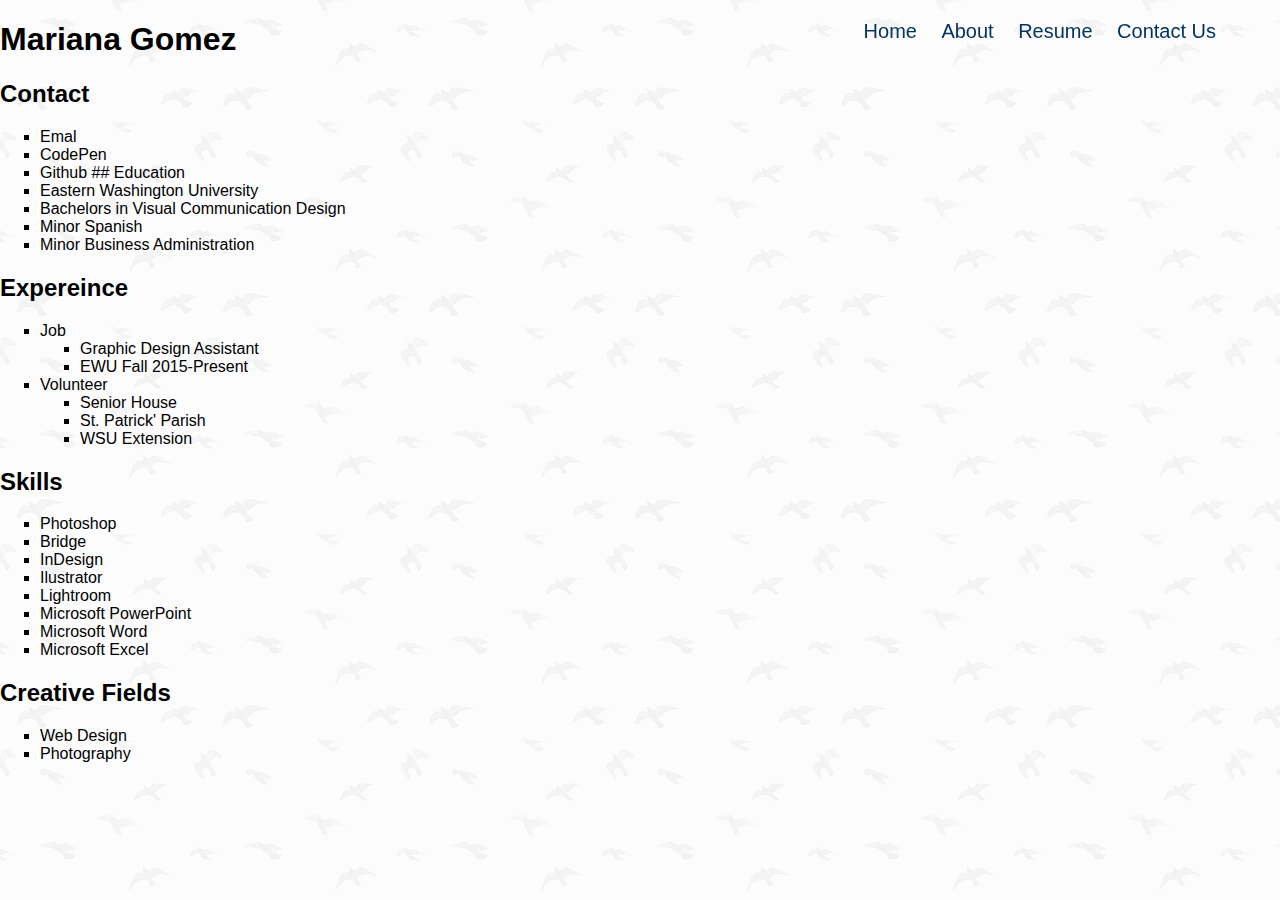
<file: Resume.html>
<!DOCTYPE html>
<html lang="en">
<head>
    <meta charset="UTF-8">
    <title>Resume</title>
    
     <link href="css/styles.css" rel="stylesheet" />
         <link href="css/normalize.css" rel="stylesheet" />
    <link href="css/grid.css" rel="stylesheet" />
         <link rel='stylesheet prefetch' href='http://codepen.io/manikoth/pen/PPJjJv.css'>
    
    <nav role='navigation'>
      <ul>
        <li><a href="index.html">Home</a></li>
        <li><a href="about.html">About</a></li>
        <li><a href="resume.html">Resume</a></li>
        <li><a href="portfolio.html">Contact Us</a></li>
      </ul>
    </nav> 
    
</head>
<body>
    
   <h1>Mariana Gomez</h1>

<h2>Contact</h2>

<ul>
<li>Emal</li>
<li>CodePen</li>
<li>Github
## Education</li>
<li>Eastern Washington University</li>
<li>Bachelors in Visual Communication Design</li>
<li>Minor Spanish</li>
<li>Minor Business Administration</li>
</ul>

<h2>Expereince</h2>

<ul>
<li>Job

<ul>
<li>Graphic Design Assistant</li>
<li>EWU Fall 2015-Present</li>
</ul></li>
<li>Volunteer

<ul>
<li>Senior House</li>
<li>St. Patrick&#39; Parish</li>
<li>WSU Extension</li>
</ul></li>
</ul>

<h2>Skills</h2>

<ul>
<li>Photoshop</li>
<li>Bridge</li>
<li>InDesign</li>
<li>Ilustrator</li>
<li>Lightroom</li>
<li>Microsoft PowerPoint</li>
<li>Microsoft Word</li>
<li>Microsoft Excel</li>
</ul>

<h2>Creative Fields</h2>

<ul>
<li>Web Design</li>
<li>Photography</li>
</ul>
</body>
</html>
</file>
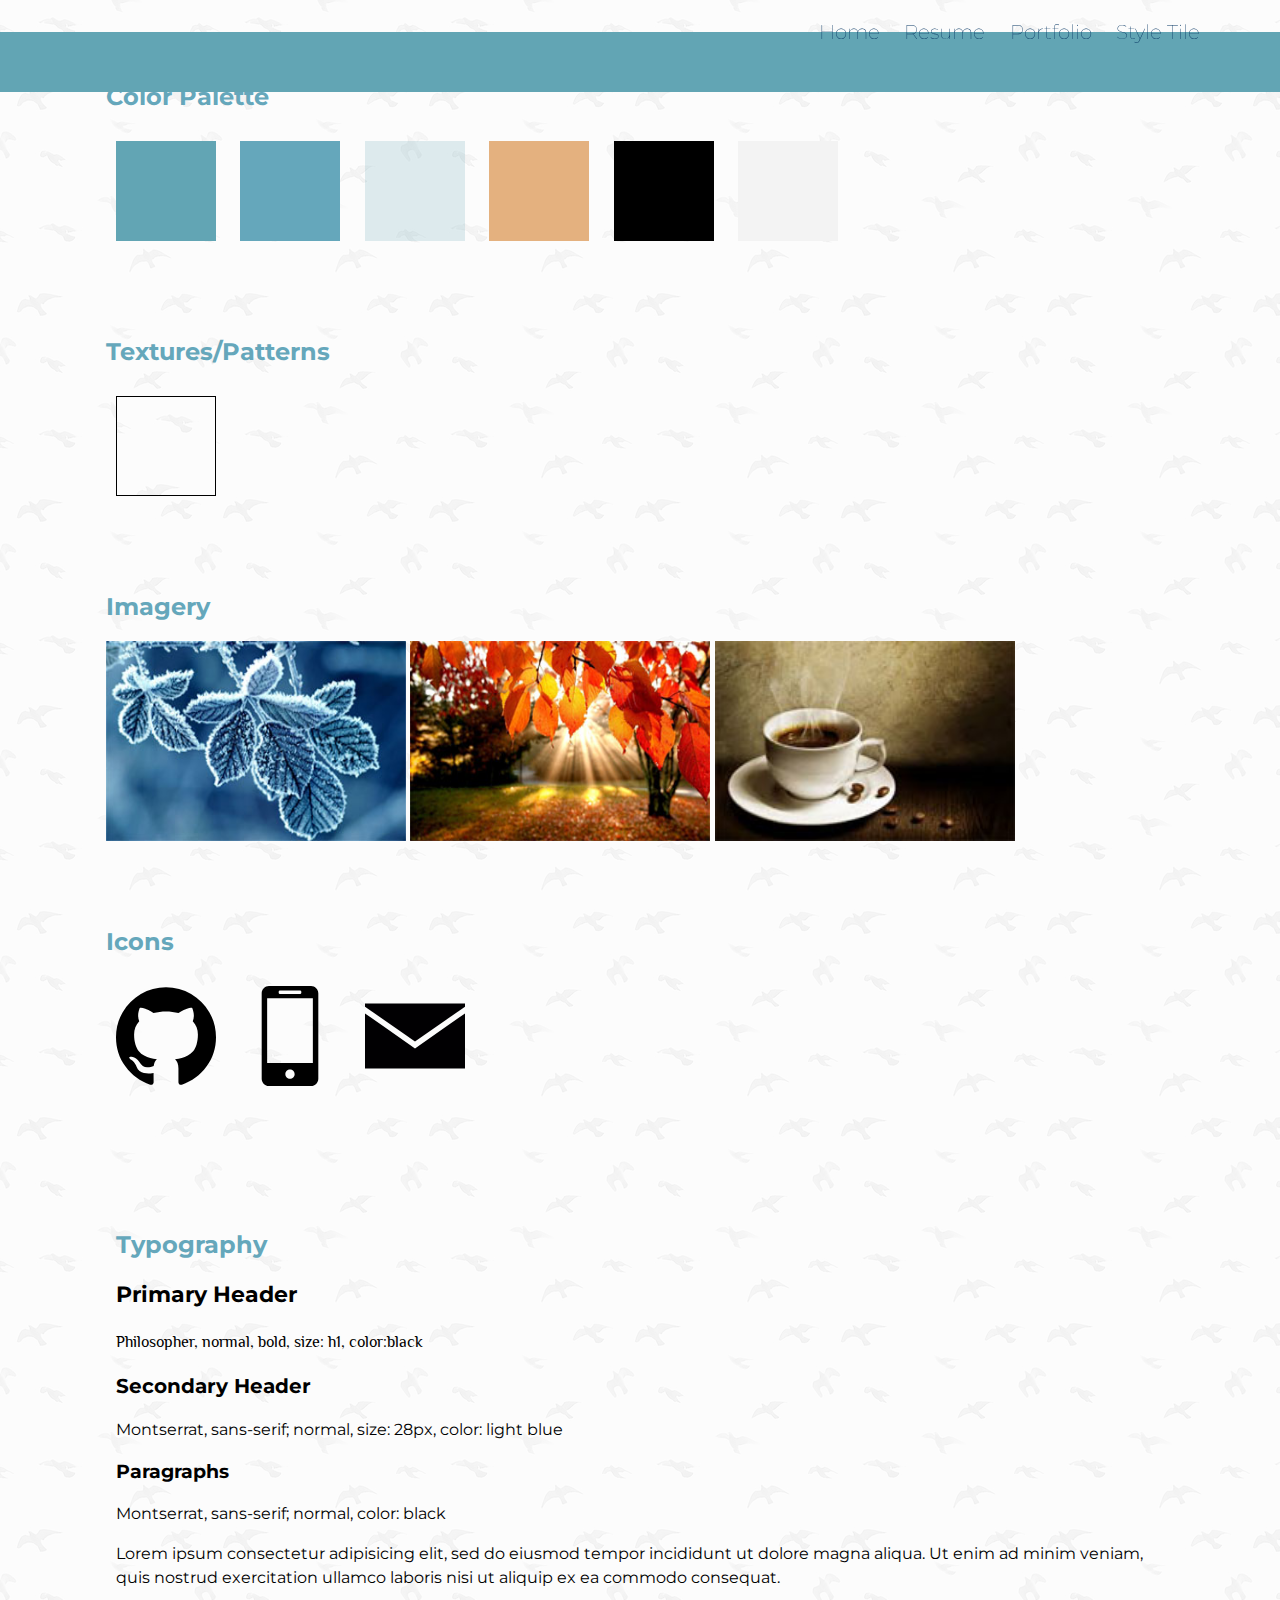
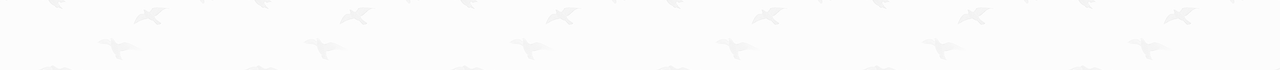
<file: style-tile.html>
<!doctype html>
<html lang="en">
<head>
    <meta charset="UTF-8">
    <title>Mariana Gomez | Style Tile</title>
    <link rel="shortcut icon" href="/img/favicon.ico" >
    <link rel="apple-touch-icon" href="/img/title_logo#2.png">
    <link href="css/normalize.css" rel="stylesheet" />
     <link href="css/tile-template.css"rel="stylesheet" > 	
    <link href="css/styles.css" rel="stylesheet" />
    <link href="css/grid.css" rel="stylesheet" />
    <link href='https://fonts.googleapis.com/css?family=Montserrat' rel='stylesheet' type='text/css'>

    <link href='https://fonts.googleapis.com/css?family=Philosopher|Belleza' rel='stylesheet' type='text/css'>	
 		
	
	
</head>
<body>
	
    <div class="toprectangle"></div>
    <div class="container">
       <nav role='navigation' class="grid-container">
          <ul class="grid-12">
            <li><a href="index.html">Home</a></li>
            <li><a href="resume.html">Resume</a></li>
            <li><a href="portfolio.html">Portfolio</a></li>
            <li><a href="style-tile.html">Style Tile</a></li>
          </ul>
        </nav> 

<!-- Project Info -->

<!-- 
	Color Palette 
	* Add more colors to palette using: 
-->
	<section class="grid-container">
		<h2 class="color">Color Palette</h2>
		<div class="color-1"></div>
		<div class="color-2"></div>
		<div class="color-3"></div>	
        <div class="color-4"></div>	
        <div class="color-5"></div>
        <div class="color-6"></div>
	</section>

<!-- 
	Textues & Patterns 
	* Add more textures or patterns
-->
	<section class="grid-container">
		<h2>Textures/Patterns</h2>
		<div class="pattern-1"></div>
		<div class="pattern-2"></div>
		<div class="pattern-3"></div>
	</section>

<!-- 
	Imagery
-->
	<section class="grid-container">
		<h2>Imagery</h2>
		<div class="imagery-1">
			<img src="img/img-1.jpg">
		</div>
		<div class="imagery-2">
			<img src="img/img-2.jpg">
		</div>
		<div class="imagery-3">
			<img src="img/img-3.jpg">
		</div>
	</section>

<!-- 
	Icons
-->
	<section class="grid-container">
		<h2>Icons</h2>
		<div class="icon-1">
			<img src="img/icons/github10.svg" class="icons">
		</div>
		<div class="icon-2">
			<img src="img/icons/iphone26.svg" class="icons">
		</div>
		<div class="icon-3">
			<img src="img/icons/envelope2.svg" class="icons">
		</div>
	</section>	


<!-- 
	UI: Typography, Forms, Tables, & Cards
-->
	<section class="grid-container">
		
		<!--  Typography Option 1 -->
		<section class="grid-12">				

			<h2>Typography</h2>

			<h3 class="h1">Primary Header</h3>
			<p class="primary">Philosopher, normal, bold, size: h1, color:black</h2>
			

			<h3 class="h2">Secondary Header</h3>
			<p class="secondary">Montserrat, sans-serif; normal, size: 28px, color: light blue</h2>
			
			<h3>Paragraphs</h3>
			<p class="secondary">Montserrat, sans-serif; normal, color: black</h2>
				
			<p class="secondary">Lorem ipsum consectetur adipisicing elit, sed do eiusmod
			tempor incididunt ut dolore magna aliqua. Ut enim ad minim veniam, quis nostrud exercitation ullamco laboris nisi ut aliquip ex ea commodo consequat. 
			</p>

		</section>

	

	<!-- end UI Elements -->
	</section>
	</body>



</html>
</file>
<file: css/styles.css>
/*Global*/

title {
 font-family: 'Philosopher', sans-serif;
}

html, body, footer {
    max-width: 100%;
    min-width: 100%;
/*    overflow-x: hidden;*/
}

body {
   background: url("../img/foggy_birds.png");
  
}



/******HEADER*******/

.toprectangle {
    background: rgb(98, 165, 180);
    height: 60px;
    position: fixed;
    width: 100%;
    z-index: 1;
   
}

nav {
    top:0;
    right:50px;
    padding:4px;
    position: fixed;
    vertical-align: middle;
    z-index: 1;
   }

header {
    height: 70%;
    width: 100%;
    
}
/******NAVIGATION*******/

a:link, a{
    color:rgb(4, 52, 97);
    display: inline-block;
    font-family: 'Montserrat', sans-serif; 
    font-weight: 100;
    font-size: 20px;
    text-decoration: none;
    text-align: right;
    padding:0 10px;
}
a:hover {
color: rgb(243, 243, 243);
transition: color .8s;
  }
a:focus {
color: rgb(218,170, 127);
}
a:active {
color: rgb(243, 243, 243);
    
}

nav ul li {
   display: inline;
}


/******LAYOUT*******/
.container {
    height: auto;
    width: 85%;
    margin: auto;
    max-width: 100%;
 }

.contact {
    border-bottom: 1px rgb(98, 165, 180);
    border-bottom: double;
    color: rgb(101, 167, 187);
    font-family: 'Montserrat', sans-serif;
    font-size:28px;
    font-weight: lighter;
    padding-left: 50px;
    padding-bottom: 10px;
    
}
.education{
    float: left; 
    padding-left: 20px;
    width:360px;
   
    }

.job {
    padding-left: 400px;
}

/******GALLERY********/
.gallery {
    height: 400px;
}

/*****BODY******/

.home-bg {
    background: url(../img/lines.jpg);
    background-size:cover;
    background-repeat: no-repeat;
    background-attachment: scroll;
    max-width: 100%;
    max-height: 100%;
}


/******LINKS******/

/*
.email {
    right: 475px;
    top: 210px;
    position: absolute;
    width: 30px;
    
   
}

.phone {
    right: 425px;
    position: absolute;
    top:  210px;
    width: 30px;
    
}
.number{
    top:  200px;  
    right:310px;
    position: absolute;
}
.fb {
    right: 260px;
    top:  210px;
    position: absolute;
    width: 30px;
}

.codepen {
    right: 210px;
    top:  210px;
    position: absolute;
    width: 30px;
}

.github {
    right: 160px;
    top:  210px;
    position: absolute;
    width: 30px;
}
*/




/******TYPOGRAPHY*******/

.resumeh1 {
    color: rgb(53, 130, 159);
    font-size: 4em;
    font-family: 'Philosopher', sans-serif;
    letter-spacing: .05em;
    max-width: 100%;
    padding-top: 30px;
    z-index: 1;
    
    }
.bio {
    top:1090px;
    max-width: 100%;
    position: absolute;
}
.portfolio {
    color: rgb(53, 130, 159);
    font-size: 4em;
    font-family: 'Philosopher', sans-serif;
    letter-spacing: .05em;
    max-width: 100%;
    padding-left: 150px;
    padding-top: 100px;
    z-index: 1;
    
}
.titles {  
    font-family: 'Montserrat', sans-serif;
    color: rgb(101, 167, 187);
    font-size:28px;
    font-weight: lighter;
    padding-left: px;
    padding-top: 10px;
    }
h3 {
    font-family: 'Montserrat', sans-serif;
}
p {
    line-height: 1.5em;
    font-family: 'Montserrat', sans-serif;
}

li {
    list-style-type:square;
}
.ba {
color:rgb(98, 165, 180);
}

.space {
    width: 500px;
    padding-left: 100px;
    font-weight: 100;
    border-top:rgb(174, 225, 239) double;
    word-spacing: 30px;
}
.designer {
    font-family: 'Philosopher', sans-serif;
    font-size: 3em;
    font-weight: bold;
    letter-spacing: 10px;
    top: 90px;
    text-align: right;
    border: 0;
    z-index: 1;
    
}


footer {
    font-family: 'Overlock', cursive; 
}
/*************SOFTWARES HOVER **********/

.ps:hover {
    background: rgb(174, 225, 239);
    display: block;
    width: 90%;
}
.ai:hover {
    background: rgb(174, 225, 239);
    width: 90%;
    display: block;
}
.id:hover {
    background: rgb(174, 225, 239);
    display: block;
    width: 70%;
}
.br:hover {
    background: rgb(174, 225, 239);
    display: block;
     width: 85%;
}
.lr:hover {
    background: rgb(174, 225, 239);
    display: block;
     width: 66%;
}
.word:hover {
    background: rgb(174, 225, 239);
    display: block;
    width: 80%;
}
.pp:hover {
    background: rgb(174, 225, 239);
    display: block;
    width: 80%;
}
.excel:hover {
    background: rgb(174, 225, 239);
    display: block;
    width: 50%;
}

/******FOOTER*******/

#footer {
    bottom:0;
    float: right;
    font-weight: bold;
    max-height: 100%;
    padding-left:2050px;
}
.copyright {
    left: 20px;
    max-height:15px;
    max-width: 15px;   
}

/*****MEDIA QUERIES*****/

/*****Desktop******/

@media screen and (min-device-width:1200px) and (max-width:1600px){
   
.portfolio {
   padding-top: 50px;     
    }
 
}

/*Tablet*/


@media screen and (min-width:481px) and (max-width:1024px) {

body {
    background: url(../img/light_grey.png);
    }
 .animline{
    top: 200px;
    width: 300px;
    height: 100px;
}
.resumeh1 {
        font-size: 3.5em;
    }
.contact {
    top:600px;
    padding-bottom: 40px;
    } 

.email, .phone, .fb, .codepen, .github {
     text-align: center;
     height: 30px;
     position: absolute;
     font-size: 15px;
     width: 25px;
    }
.email {
    top: 110px;
    left: 80px;
    }
.phone {
    top: 110px;
    left: 120px;
    }
.number {
    top: 100px;
    left: 150px;
    width: 130px;
    }
.fb {
    top: 110px;
    left: 280px;
    }
.codepen {
    top: 110px;
    left: 320px;
    }
.github {
    top: 110px;
    left: 360px;
    }
.job {
    padding-left: 0;
}
.icons {
    width: 80px;       
    }
.portfolio {
    padding-top: 50px;
   padding-left: 120px;
    }

.lb-album {
    width: 600px;
    height: 200%;
    }
    
p {
    font-size: 15px;    
    }
#footer {
    font-size: 11px;
    bottom: 0;
    padding-left: 800px;
    margin: auto;
    max-width: 100%;
    }
} 

/*Mobile*/
@media screen and (min-width:270px) and (max-width:481px) {
  
 .resumeh1 {
    font-size: 2.1em;
    padding-top:50px;
    padding-left: 20px;
    }
 .contact {
     margin-left: 75px;
     font-size: 20px; 
     width: 250px;
     padding-left: 30px;
    }
a:link, nav {
    font-size: 15px;
    display: inline;
    left: -20px;
    width: 400px;
    padding-top: 20px;
    padding-right: 1px;
    }
    nav {
    padding-top: 10px;
    }
    
.email, .phone, .fb, .codepen, .github {
     text-align: center;
     height: 30px;
     font-size: 15px;
     width: 24px;
    }
.email {
    left: 60px;
    }
.phone {
    left: 95px;
    }
.number {
    font-size: 15px;
    left: 120px;
    width: 125px;
    }
.fb {
    left: 235px;
    }
.codepen {
    left: 265px;
    }
.github {
    left: 305px;
    }
.icons {
    display: inline-block;
    width: 80px;       
    }

.job {
    padding-left: 0;
}
    
.portfolio {
    padding-top: 50px;
    left: 60px;
    font-size: 50px;
    padding-left: 60px;
   
}
    p {
        font-size: 13px;
    }

.lb-album {
    padding-top: 20px;
    width: 400px;
    }
#footer {
    font-size: 11px;
    bottom: 0;
    padding-left: 250px;
    margin: auto;
    }
}
</file>
<file: css/grid.css>
/* Global
================================ */

* {
	-webkit-box-sizing: border-box;
	-moz-box-sizing: border-box;
	box-sizing: border-box;
}


.grid-container {
	padding-left: 10px;
	padding-right: 10px;
	margin-left: auto;
	margin-right: auto;
}
img {
	width: 100%;
}

/* Media Queries
================================ */

@media (min-width: 1px) and (max-width: 767px)  {
	.grid-container > [class^="grid-"] {
		padding-top: 5px;
		padding-bottom: 5px;
	}
	.hide-mobile {
		display: none;
	}
}

@media (min-width: 768px) {

	/* Columns
	================================ */

	.grid-container > [class^="grid-"] {
		float: left;
		min-height: 1px;
		padding-left: 10px;
		padding-right: 10px;
		margin-left: 2%;
	}
	.grid-container > [class^="grid-"]:first-child {
		margin-left: 0;
	}
	.grid-container > [class^="grid-"]:last-child {
		float: right;
	}

	/* Columns are 65px wide, with 20px gutters
	=========================================== */

	.grid-1 {
		width: 6.5%;
	}
	.grid-2 {
		width: 15%;
	}
	.grid-3 {
		width: 23.5%;
	}
	.grid-4 {
		width: 32%;
	}
	.grid-5 {
		width: 40.5%;
	}
	.grid-6 {
		width: 49%;
	}
	.grid-7 {
		width: 57.5%;
        float: right;
        display: block;
        margin: 0 20px 10px 0;
	}
	.grid-8 {
		width: 66%;
     
	}
	.grid-9 {
		width: 74.5%;
	}
	.grid-10 {
		width: 83%;
	}
	.grid-11 {
		width: 91.5%;
	}
	.grid-12 {
		width: 100%;
	}

	/* Clearfix
	================================ */

	.grid-container:after,
	.group:after {
	  content: " ";
	  display: table;
	  clear: both;
	}
}
@media (min-width: 1200px) {
	.grid-container {
		max-width: 1100px;
	}
}
</file>
<file: css/tile-template.css>
/*****Color********/

.color-1 {
background: rgb(98, 165, 180);
}
.color-2 {
background: rgb(101, 167, 187);
}
.color-3 {
background:rgba(98, 165, 180, .2);
}
.color-4{
  background: rgb(228,177, 127);
}
.color-5 {
 background: black;
}
.color-6 {
background: rgb(243, 243, 243);;
}

/*****Pattern********/

.pattern-1 {
    background: url("../img/foggy_birds.png");
    border: 1px solid black;
}

/* Boxes */
.color-1,
.color-2,
.color-3,
.color-4,
.color-5,
.color-6,
.pattern-1,
.icon-1,
.icon-2,
.icon-3,
.icon-4,
.icon-5 {
	display: inline-block;
	margin: 10px;
	height: 100px;
	width: 100px;
}

.imagery-1 img,
.imagery-2 img,
.imagery-3 img,
.imagery-4 img,
.imagery-5 img {
	height: 200px;
	width: 300px;
}

.imagery-1, 
.imagery-2, 
.imagery-3, 
.imagery-4, 
.imagery-5 {
	display: inline-block;
} 

section	{
	margin: 2em 0;
	position: relative;
}

.label {
	background: rgba(131,131,131,.5);
	color: #fff;
	padding: .5em;
	position: absolute;
	left: -60px;
	top: -30px;	
}

/***Typography***/

h2 {
    padding-top: 50px;
    color: rgb(101, 167, 187);
    font-family: 'Montserrat', sans-serif;
}

.primary {
  font-family: 'Philosopher', sans-serif;
}

.secondary {
font-family: 'Montserrat', sans-serif;
}

.h1 {
font-size: 22px;
}

.h2 {
font-size: 20px;
}
/*******************************/
/* DO NOT EDIT BELOW THIS LINE */
/*******************************/
</file>
